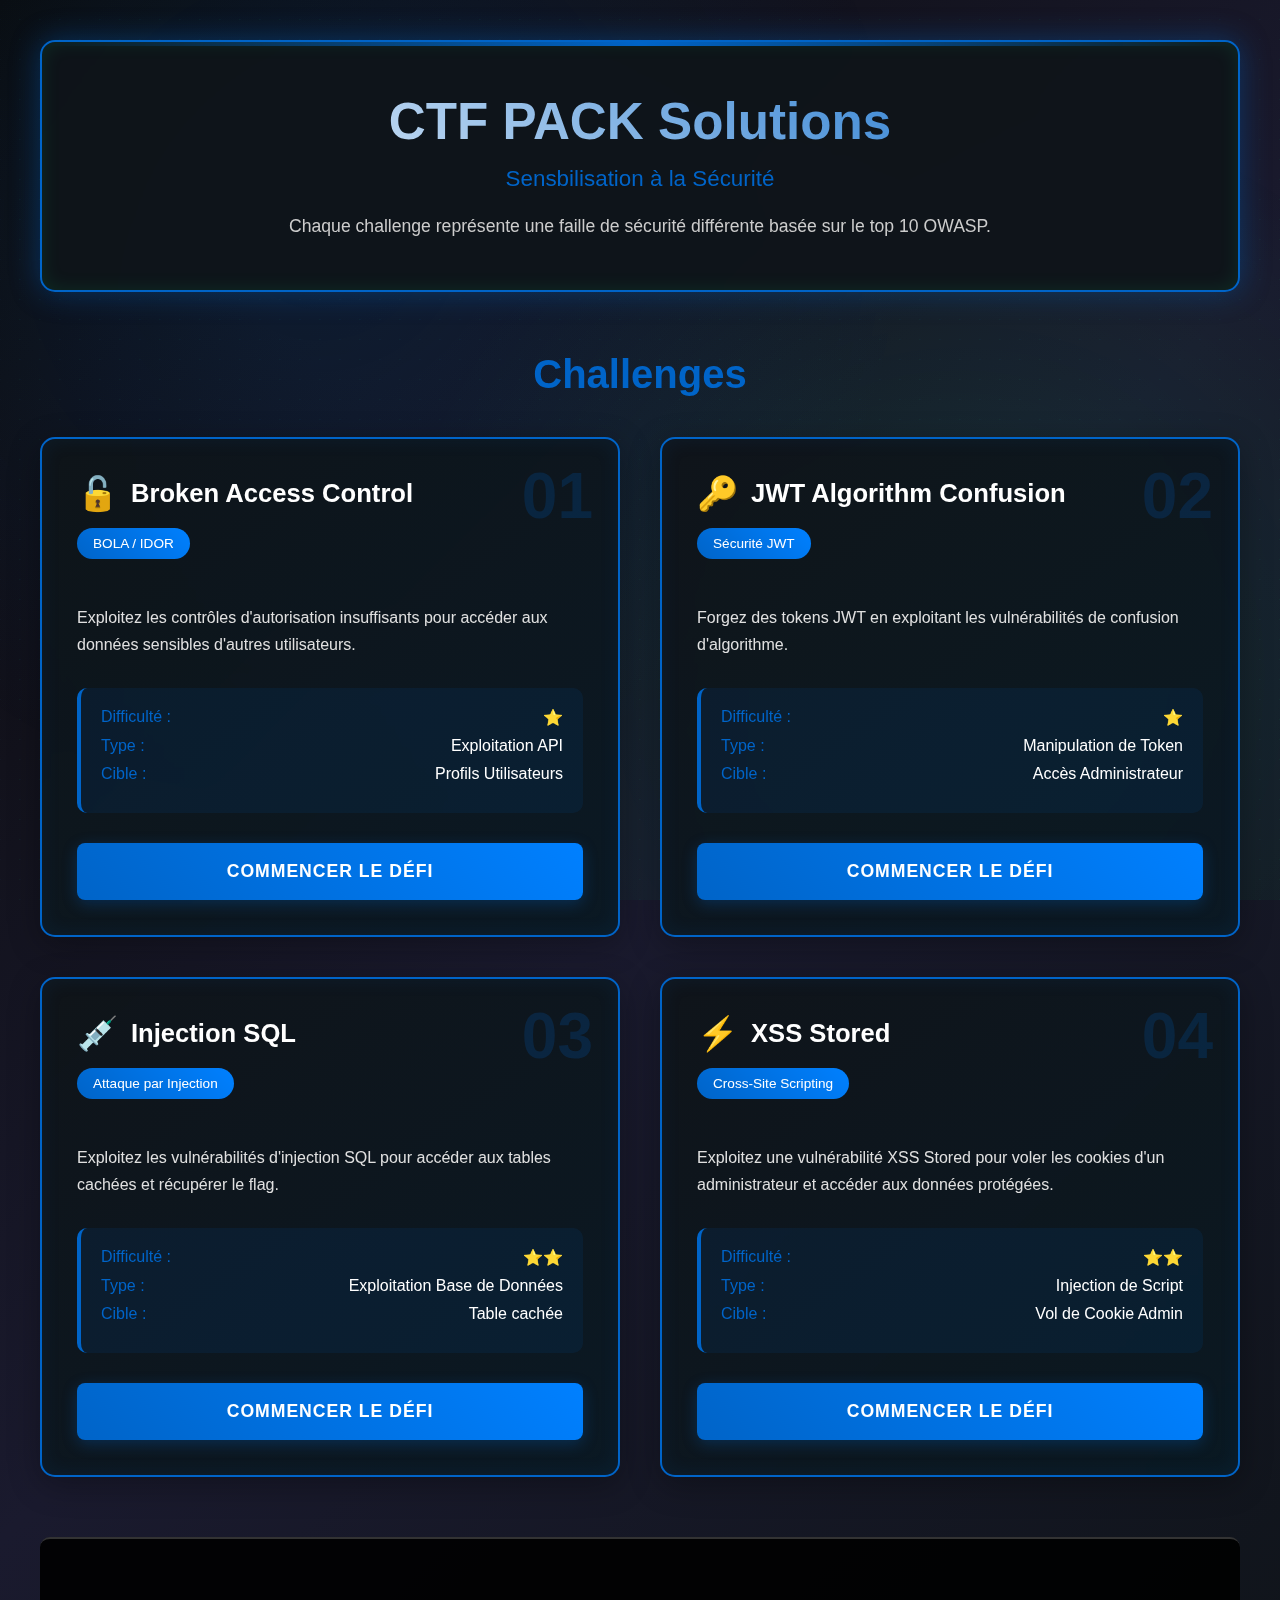
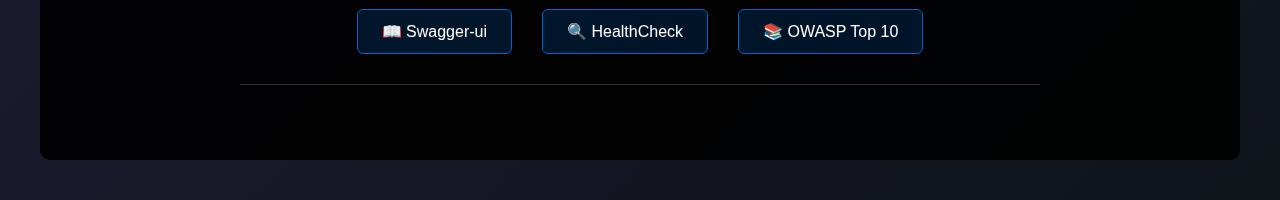
<file: src/main/resources/static/index.html>
<!DOCTYPE html>
<html lang="fr">
<head>
    <meta charset="UTF-8">
    <meta name="viewport" content="width=device-width, initial-scale=1.0">
    <title>CTF PACK Solutions - Sensibilisation à la Sécurité</title>
    <link rel="stylesheet" href="css/challenge-styles.css">
</head>
<body class="homepage">
    <div class="background-pattern"></div>
    
    <div class="container">
        <div class="header">
            <h1>CTF PACK Solutions</h1>
            <div class="subtitle">Sensbilisation à la Sécurité</div>
            <div class="description">
                Chaque challenge représente une faille de sécurité différente basée sur le top 10 OWASP.
            </div>
        </div>
        
        <div class="challenges-section">
            <h2 class="section-title">Challenges</h2>
            
            <div class="challenges-grid">
                <div class="challenge-card">
                    <div class="challenge-number">01</div>
                    <div class="challenge-header">
                        <div class="challenge-title">
                            <span class="challenge-icon">🔓</span>
                            Broken Access Control
                        </div>
                        <div class="challenge-type">BOLA / IDOR</div>
                    </div>
                    <div class="challenge-description">
                        Exploitez les contrôles d'autorisation insuffisants pour accéder aux données sensibles d'autres utilisateurs. 
                    </div>
                    <div class="challenge-details">
                        <div class="detail-item">
                            <span class="detail-label">Difficulté :</span>
                            <span>⭐</span>
                        </div>
                        <div class="detail-item">
                            <span class="detail-label">Type :</span>
                            <span>Exploitation API</span>
                        </div>
                        <div class="detail-item">
                            <span class="detail-label">Cible :</span>
                            <span>Profils Utilisateurs</span>
                        </div>
                    </div>
                    <button class="challenge-button" onclick="window.location.href='/access-control-challenge.html'">
                         Commencer le Défi
                    </button>
                </div>
                
                <div class="challenge-card">
                    <div class="challenge-number">02</div>
                    <div class="challenge-header">
                        <div class="challenge-title">
                            <span class="challenge-icon">🔑</span>
                            JWT Algorithm Confusion
                        </div>
                        <div class="challenge-type">Sécurité JWT</div>
                    </div>
                    <div class="challenge-description">
                        Forgez des tokens JWT en exploitant les vulnérabilités de confusion d'algorithme. 
                    </div>
                    <div class="challenge-details">
                        <div class="detail-item">
                            <span class="detail-label">Difficulté :</span>
                            <span>⭐</span>
                        </div>
                        <div class="detail-item">
                            <span class="detail-label">Type :</span>
                            <span>Manipulation de Token</span>
                        </div>
                        <div class="detail-item">
                            <span class="detail-label">Cible :</span>
                            <span>Accès Administrateur</span>
                        </div>
                    </div>
                    <button class="challenge-button" onclick="window.location.href='/jwt-challenge.html'">
                         Commencer le Défi
                    </button>
                </div>
                
                <div class="challenge-card">
                    <div class="challenge-number">03</div>
                    <div class="challenge-header">
                        <div class="challenge-title">
                            <span class="challenge-icon">💉</span>
                            Injection SQL
                        </div>
                        <div class="challenge-type">Attaque par Injection</div>
                    </div>
                    <div class="challenge-description">
                        Exploitez les vulnérabilités d'injection SQL pour accéder aux tables cachées et récupérer le flag.
                    </div>
                    <div class="challenge-details">
                        <div class="detail-item">
                            <span class="detail-label">Difficulté :</span>
                            <span>⭐⭐</span>
                        </div>
                        <div class="detail-item">
                            <span class="detail-label">Type :</span>
                            <span>Exploitation Base de Données</span>
                        </div>
                        <div class="detail-item">
                            <span class="detail-label">Cible :</span>
                            <span>Table cachée</span>
                        </div>
                    </div>
                    <button class="challenge-button" onclick="window.location.href='/injection-challenge.html'">
                         Commencer le Défi
                    </button>
                </div>
                
                <div class="challenge-card">
                    <div class="challenge-number">04</div>
                    <div class="challenge-header">
                        <div class="challenge-title">
                            <span class="challenge-icon">⚡</span>
                            XSS Stored
                        </div>
                        <div class="challenge-type">Cross-Site Scripting</div>
                    </div>
                    <div class="challenge-description">
                        Exploitez une vulnérabilité XSS Stored pour voler les cookies d'un administrateur et accéder aux données protégées.
                    </div>
                    <div class="challenge-details">
                        <div class="detail-item">
                            <span class="detail-label">Difficulté :</span>
                            <span>⭐⭐</span>
                        </div>
                        <div class="detail-item">
                            <span class="detail-label">Type :</span>
                            <span>Injection de Script</span>
                        </div>
                        <div class="detail-item">
                            <span class="detail-label">Cible :</span>
                            <span>Vol de Cookie Admin</span>
                        </div>
                    </div>
                    <button class="challenge-button" onclick="window.location.href='/xss-challenge.html'">
                         Commencer le Défi
                    </button>
                </div>
            </div>
        </div>
        

        
        <div class="footer">
            <div class="footer-content">
                
                <div class="footer-links">
                    <a href="/swagger-ui.html" class="footer-link">📖 Swagger-ui</a>
                    <a href="/actuator/health" class="footer-link">🔍 HealthCheck</a>
                    <a href="https://owasp.org/www-project-top-ten/" class="footer-link" target="_blank">📚 OWASP Top 10</a>
                </div>
                
                <div class="company-info">
                    <p></p>
                </div>
            </div>
        </div>
    </div>
</body>
</html>
</file>
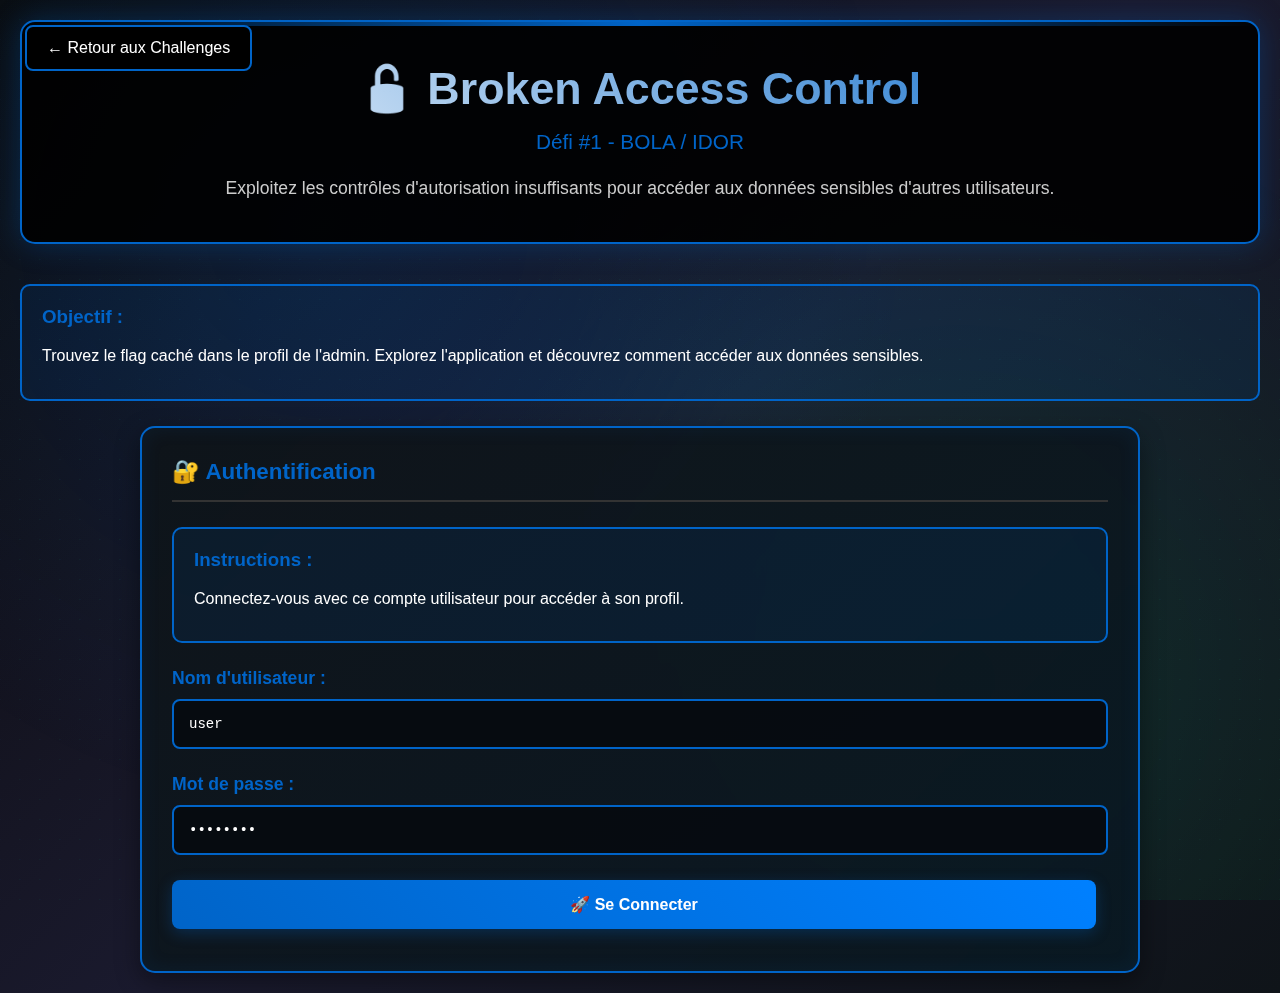
<file: src/main/resources/static/access-control-challenge.html>
<!DOCTYPE html>
<html lang="fr">
<head>
    <meta charset="UTF-8">
    <meta name="viewport" content="width=device-width, initial-scale=1.0">
    <title>Challenge Broken Access Control - CTF PACK Solutions</title>
    <link rel="stylesheet" href="css/challenge-styles.css">
</head>
<body>
    <div class="background-pattern"></div>
    
    <a href="/" class="back-btn">← Retour aux Challenges</a>
    
    <div class="container">
        <div class="header">
            <h1>🔓 Broken Access Control</h1>
            <div class="subtitle">Défi #1 - BOLA / IDOR</div>
            <div class="description">
                Exploitez les contrôles d'autorisation insuffisants pour accéder aux données sensibles d'autres utilisateurs. 
            </div>
        </div>
        
        <div class="instructions">
            <h3>Objectif :</h3>
            <p>Trouvez le flag caché dans le profil de l'admin. Explorez l'application et découvrez comment accéder aux données sensibles.</p>
        </div>
        
        <div class="main-content">
            <div class="panel">
                <h2>🔐 Authentification</h2>
                <div class="instructions">
                    <h3>Instructions :</h3>
                    <p>Connectez-vous avec ce compte utilisateur pour accéder à son profil.</p>
                </div>
                <div class="form-group">
                    <label>Nom d'utilisateur :</label>
                    <input type="text" id="username" value="user" placeholder="Entrez votre nom d'utilisateur">
                </div>
                <div class="form-group">
                    <label>Mot de passe :</label>
                    <input type="password" id="password" value="password" placeholder="Entrez votre mot de passe">
                </div>
                <button class="btn" onclick="login()">🚀 Se Connecter</button>
                <div id="loginResponse" class="response-panel" style="display: none;"></div>
            </div>
            

        </div>
    </div>

    <script src="js/access-control.js"></script>
</body>
</html>
</file>
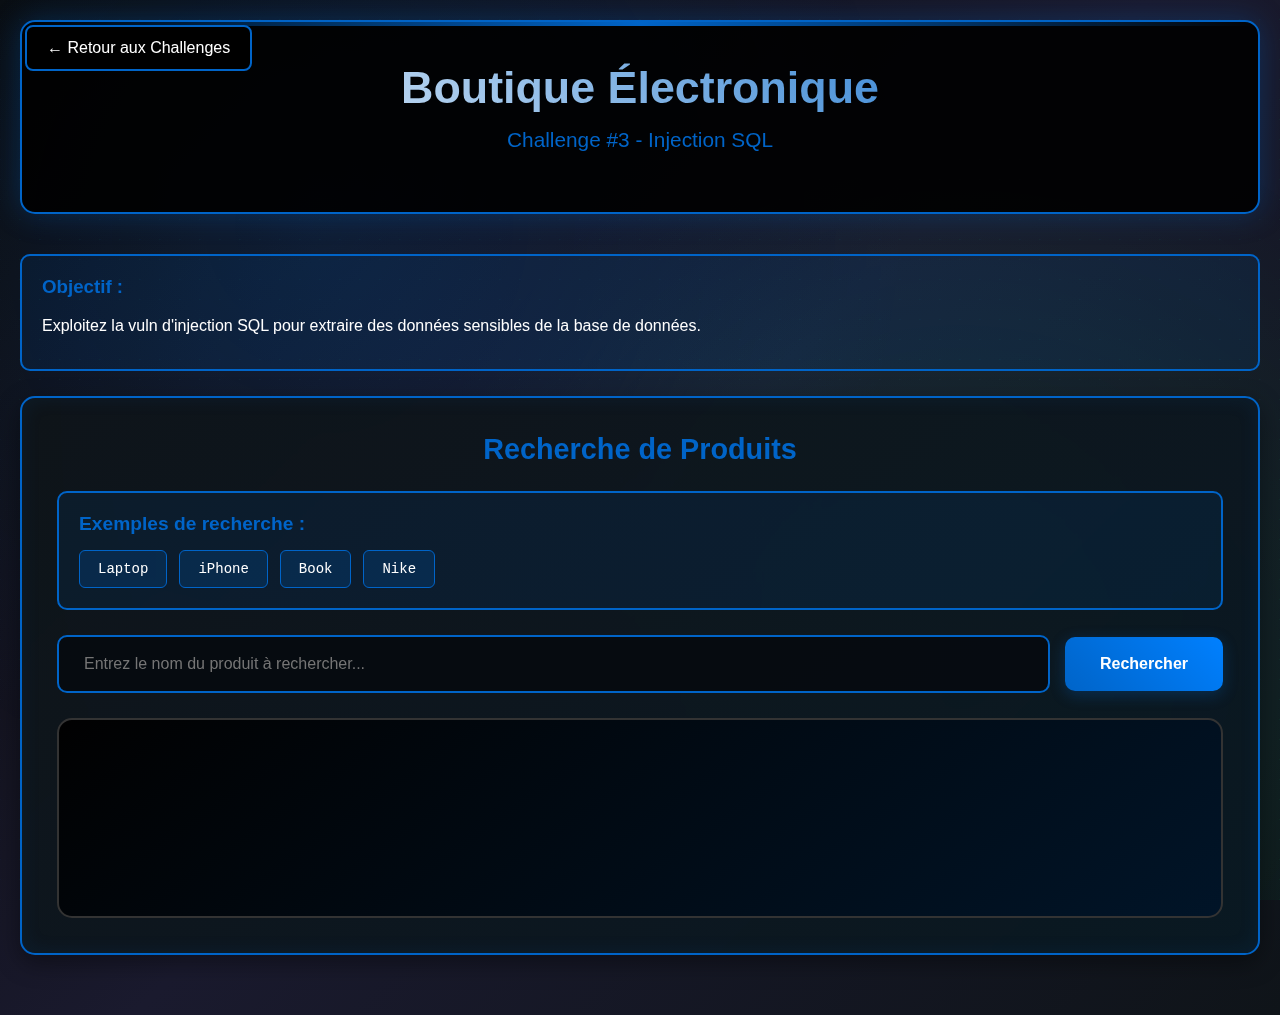
<file: src/main/resources/static/injection-challenge.html>
<!DOCTYPE html>
<html lang="fr">
<head>
    <meta charset="UTF-8">
    <meta name="viewport" content="width=device-width, initial-scale=1.0">
    <title>Challenge Injection SQL - CTF PACK Solutions</title>
    <link rel="stylesheet" href="css/challenge-styles.css">
</head>
<body>
    <div class="background-pattern"></div>
    
    <a href="/" class="back-btn">← Retour aux Challenges</a>
    
    <div class="container">
        <div class="header">
            <h1> Boutique Électronique</h1>
            <div class="subtitle">Challenge #3 - Injection SQL</div>
        </div>
        
        <div class="instructions">
            <h3> Objectif :</h3>
            <p>Exploitez la vuln d'injection SQL pour extraire des données sensibles de la base de données.</p>
        </div>

        <div class="search-container">
            <h2> Recherche de Produits</h2>
            
            <div class="examples">
                <h4>Exemples de recherche :</h4>
                <div class="example-buttons">
                    <button class="example-btn" onclick="setSearchValue('Laptop')">Laptop</button>
                    <button class="example-btn" onclick="setSearchValue('iPhone')">iPhone</button>
                    <button class="example-btn" onclick="setSearchValue('Book')">Book</button>
                    <button class="example-btn" onclick="setSearchValue('Nike')">Nike</button>
                </div>
            </div>
            
            <div class="search-box">
                <input type="text" id="searchInput" placeholder="Entrez le nom du produit à rechercher..." value="">
                <button onclick="searchProducts()">Rechercher</button>
            </div>
            
            <div id="searchResults" class="results-container"></div>
        </div>
    </div>

    <script src="js/injection-challenge.js"></script>
</body>
</html>
</file>
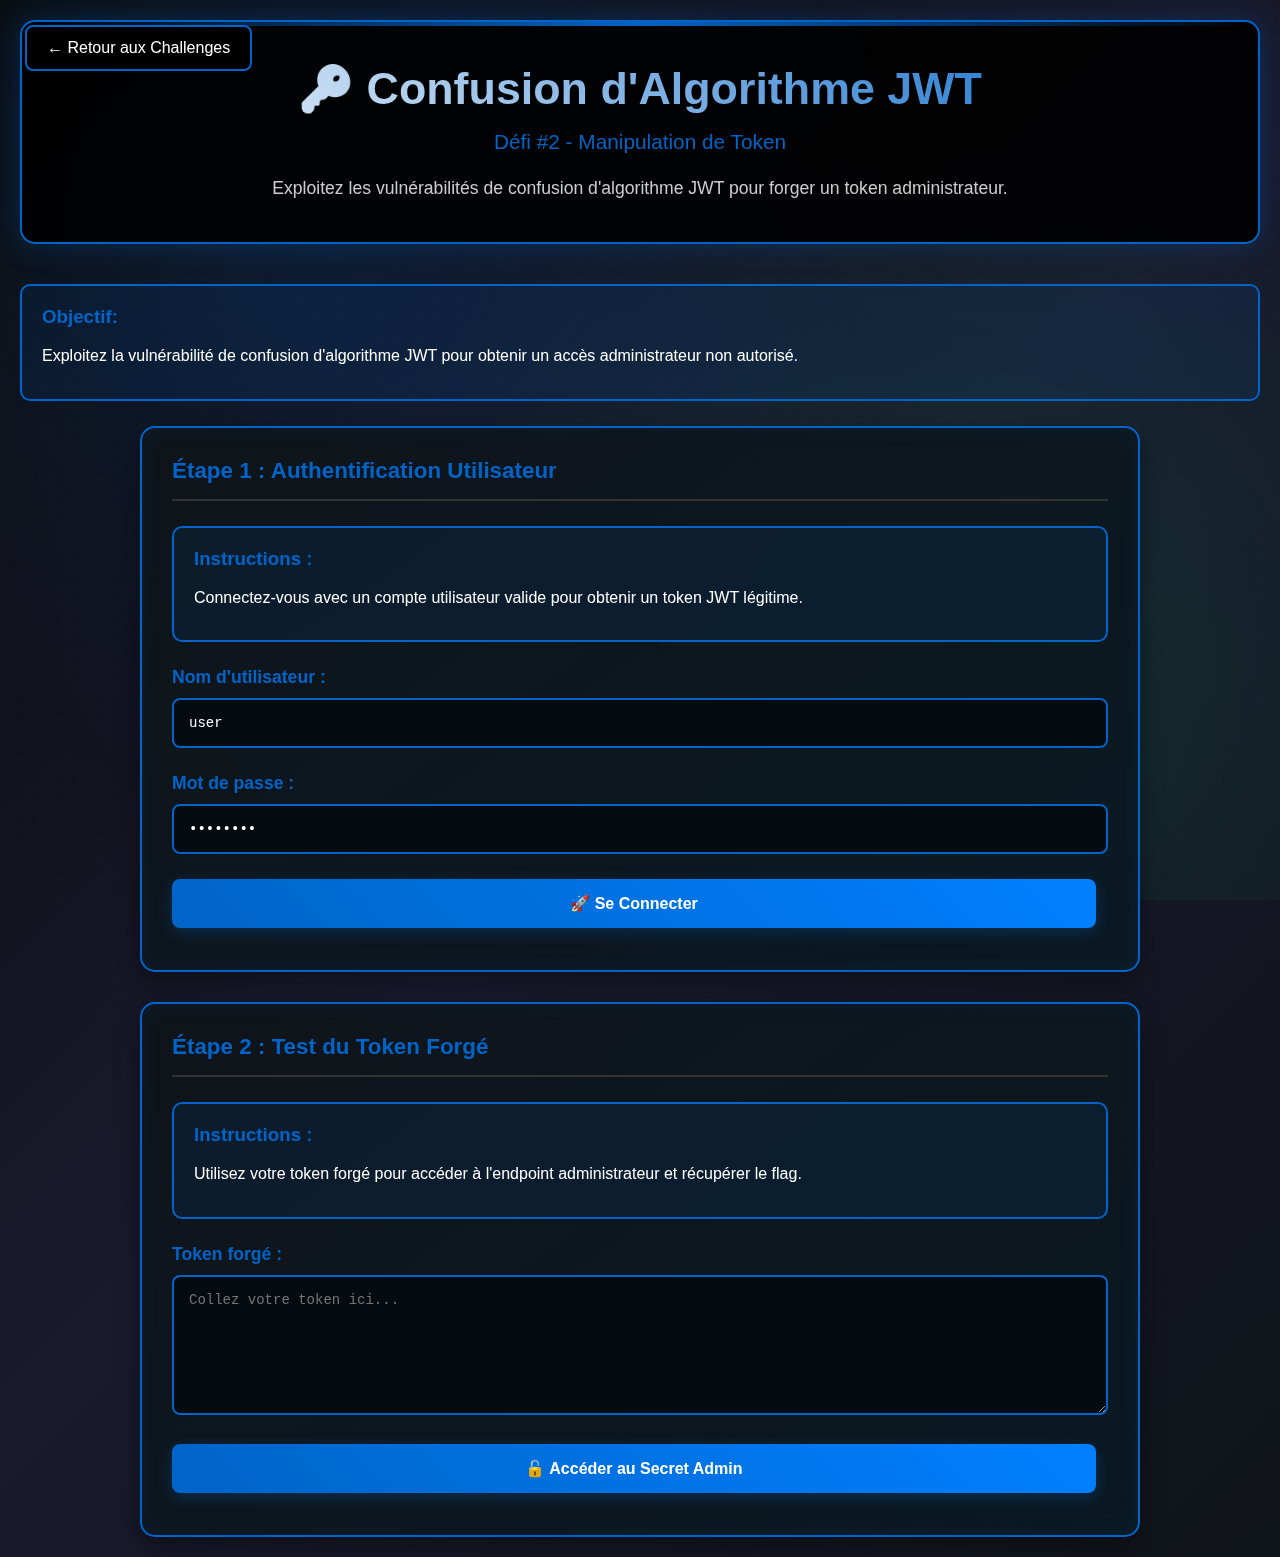
<file: src/main/resources/static/jwt-challenge.html>
<!DOCTYPE html>
<html lang="fr">
<head>
    <meta charset="UTF-8">
    <meta name="viewport" content="width=device-width, initial-scale=1.0">
    <title>Défi Confusion d'Algorithme JWT - CTF PACK Solutions</title>
    <link rel="stylesheet" href="css/challenge-styles.css">
</head>
<body>
    <div class="background-pattern"></div>
    
    <a href="/" class="back-btn">← Retour aux Challenges</a>
    
    <div class="container">
        <div class="header">
            <h1>🔑 Confusion d'Algorithme JWT</h1>
            <div class="subtitle">Défi #2 - Manipulation de Token</div>
            <div class="description">
                Exploitez les vulnérabilités de confusion d'algorithme JWT pour forger un token administrateur. 
            </div>
        </div>
        
        <div class="instructions">
            <h3> Objectif:</h3>
            <p>Exploitez la vulnérabilité de confusion d'algorithme JWT pour obtenir un accès administrateur non autorisé.</p>
        </div>
        
        <div class="main-content">
            <div class="panel">
                <h2>Étape 1 : Authentification Utilisateur</h2>
                <div class="instructions">
                    <h3>Instructions :</h3>
                    <p>Connectez-vous avec un compte utilisateur valide pour obtenir un token JWT légitime.</p>
                </div>
                <div class="form-group">
                    <label>Nom d'utilisateur :</label>
                    <input type="text" id="username" value="user" placeholder="Entrez votre nom d'utilisateur">
                </div>
                <div class="form-group">
                    <label>Mot de passe :</label>
                    <input type="password" id="password" value="password" placeholder="Entrez votre mot de passe">
                </div>
                <button class="btn" onclick="login()">🚀 Se Connecter</button>
                <div id="loginResponse" class="response-panel" style="display: none;"></div>
            </div>
            
            <div class="panel">
                <h2>Étape 2 : Test du Token Forgé</h2>
                <div class="instructions">
                    <h3>Instructions :</h3>
                    <p>Utilisez votre token forgé pour accéder à l'endpoint administrateur et récupérer le flag.</p>
                </div>
                <div class="form-group">
                    <label>Token forgé :</label>
                    <textarea id="adminToken" placeholder="Collez votre token ici..."></textarea>
                </div>
                <button class="btn" onclick="accessAdminSecret()">🔓 Accéder au Secret Admin</button>
                <div id="adminResponse" class="response-panel" style="display: none;"></div>
            </div>
        </div>
    </div>

    <script src="js/jwt-challenge.js"></script>
</body>
</html>
</file>
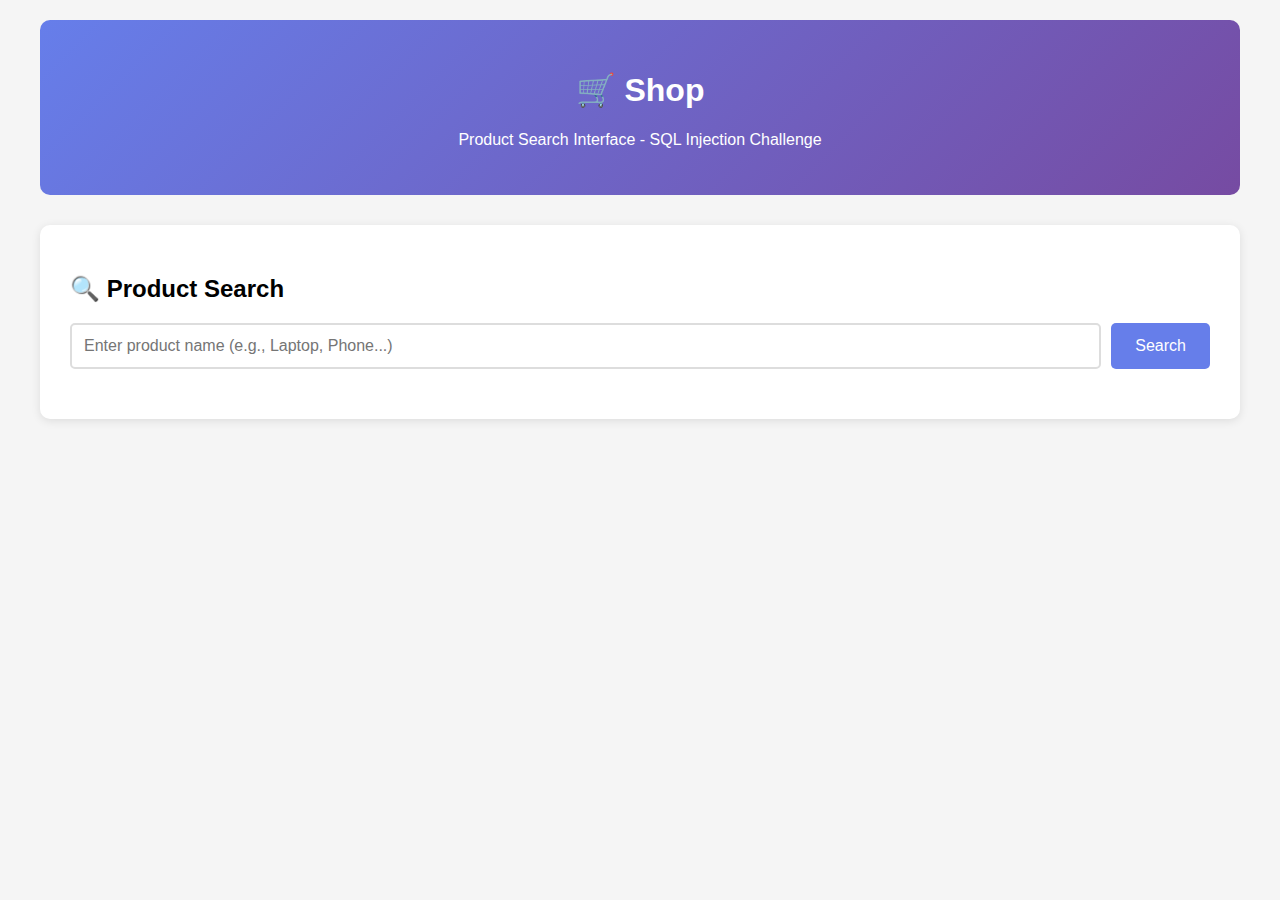
<file: src/main/resources/static/shop.html>
<!DOCTYPE html>
<html lang="fr">
<head>
    <meta charset="UTF-8">
    <meta name="viewport" content="width=device-width, initial-scale=1.0">
    <title>Security Shop - Product Search</title>
    <style>
        body {
            font-family: 'Segoe UI', Tahoma, Geneva, Verdana, sans-serif;
            max-width: 1200px;
            margin: 0 auto;
            padding: 20px;
            background-color: #f5f5f5;
        }
        .header {
            background: linear-gradient(135deg, #667eea 0%, #764ba2 100%);
            color: white;
            padding: 30px;
            border-radius: 10px;
            text-align: center;
            margin-bottom: 30px;
        }
        .search-container {
            background: white;
            padding: 30px;
            border-radius: 10px;
            box-shadow: 0 2px 10px rgba(0,0,0,0.1);
            margin-bottom: 30px;
        }
        .search-box {
            display: flex;
            gap: 10px;
            margin-bottom: 20px;
        }
        input[type="text"] {
            flex: 1;
            padding: 12px;
            border: 2px solid #ddd;
            border-radius: 5px;
            font-size: 16px;
        }
        button {
            padding: 12px 24px;
            background: #667eea;
            color: white;
            border: none;
            border-radius: 5px;
            cursor: pointer;
            font-size: 16px;
        }
        button:hover {
            background: #5a6fd8;
        }
        .results {
            background: white;
            padding: 20px;
            border-radius: 10px;
            box-shadow: 0 2px 10px rgba(0,0,0,0.1);
            margin-bottom: 20px;
        }
        .product {
            border: 1px solid #eee;
            padding: 15px;
            margin: 10px 0;
            border-radius: 5px;
            background: #fafafa;
        }
        .product h3 {
            margin: 0 0 10px 0;
            color: #333;
        }
        .price {
            font-weight: bold;
            color: #667eea;
            font-size: 18px;
        }
        .error {
            background: #ffe6e6;
            border: 1px solid #ff9999;
            color: #cc0000;
            padding: 15px;
            border-radius: 5px;
            margin: 10px 0;
        }
        .hint {
            background: #e6f3ff;
            border: 1px solid #99ccff;
            color: #0066cc;
            padding: 15px;
            border-radius: 5px;
            margin: 10px 0;
        }

        .payload-examples {
            background: #f8f9fa;
            border: 1px solid #dee2e6;
            padding: 20px;
            border-radius: 5px;
            margin-top: 20px;
        }
        .payload-examples h4 {
            margin-top: 0;
            color: #495057;
        }
        .payload {
            background: #e9ecef;
            padding: 8px 12px;
            border-radius: 3px;
            font-family: monospace;
            margin: 5px 0;
            cursor: pointer;
            border: 1px solid #ced4da;
        }
        .payload:hover {
            background: #dee2e6;
        }
    </style>
</head>
<body>
    <div class="header">
        <h1>🛒 Shop</h1>
        <p>Product Search Interface - SQL Injection Challenge</p>
    </div>

    <div class="search-container">
        <h2>🔍 Product Search</h2>
        <div class="search-box">
            <input type="text" id="searchInput" placeholder="Enter product name (e.g., Laptop, Phone...)" value="">
            <button onclick="searchProducts()">Search</button>
        </div>
        <div id="searchResults"></div>
        
    </div>



    <script>
        function setSearchValue(value) {
            document.getElementById('searchInput').value = value;
        }
        


        function searchProducts() {
            const searchTerm = document.getElementById('searchInput').value;
            const resultsDiv = document.getElementById('searchResults');
            
            if (!searchTerm.trim()) {
                resultsDiv.innerHTML = '<div class="error">Please enter a search term</div>';
                return;
            }
            
            resultsDiv.innerHTML = '<div>Searching...</div>';
            
            fetch(`/api/shop/search?name=${encodeURIComponent(searchTerm)}`)
                .then(response => response.json())
                .then(data => {
                    if (data.error) {
                        resultsDiv.innerHTML = `
                            <div class="error">
                                <strong>Error:</strong> ${data.error}<br>
                                ${data.details ? `<strong>Details:</strong> ${data.details}<br>` : ''}
                                ${data.hint ? `<strong>Hint:</strong> ${data.hint}` : ''}
                            </div>
                        `;
                    } else {
                        let html = `<h3>Found ${data.totalResults} products for "${data.query}":</h3>`;
                        
                        if (data.products && data.products.length > 0) {
                            data.products.forEach(product => {
                                html += `
                                    <div class="product">
                                        <h3>${product.name}</h3>
                                        <p>${product.description}</p>
                                        <p><strong>Category:</strong> ${product.category}</p>
                                        <p class="price">$${product.price}</p>
                                    </div>
                                `;
                            });
                        } else {
                            html += '<p>No products found.</p>';
                        }
                        
                        resultsDiv.innerHTML = html;
                    }
                })
                .catch(error => {
                    resultsDiv.innerHTML = `<div class="error">Request failed: ${error.message}</div>`;
                });
        }



        // Allow Enter key to trigger search
        document.getElementById('searchInput').addEventListener('keypress', function(e) {
            if (e.key === 'Enter') {
                searchProducts();
            }
        });
        

    </script>
</body>
</html>
</file>
<file: src/main/resources/static/css/challenge-styles.css>
/* CTF Challenge Common Styles */
* {
    margin: 0;
    padding: 0;
    box-sizing: border-box;
}

body {
    font-family: 'Arial', 'Segoe UI', sans-serif;
    background: linear-gradient(135deg, #0a0a0a 0%, #1a1a2e 50%, #0f1419 100%);
    color: #ffffff;
    min-height: 100vh;
    padding: 20px;
}

.background-pattern {
    position: fixed;
    top: 0;
    left: 0;
    width: 100%;
    height: 100%;
    background-image: 
        radial-gradient(circle at 25% 25%, rgba(0, 100, 200, 0.15) 0%, transparent 50%),
        radial-gradient(circle at 75% 75%, rgba(0, 255, 127, 0.1) 0%, transparent 50%),
        linear-gradient(45deg, rgba(0, 100, 200, 0.05) 1px, transparent 1px),
        linear-gradient(-45deg, rgba(0, 255, 127, 0.05) 1px, transparent 1px);
    background-size: 100% 100%, 100% 100%, 20px 20px, 20px 20px;
    z-index: -1;
}

.container {
    max-width: 1600px;
    margin: 0 auto;
    position: relative;
    z-index: 1;
}

.header {
    text-align: center;
    margin-bottom: 40px;
    padding: 40px 30px;
    background: rgba(0, 0, 0, 0.9);
    border: 2px solid #0064c8;
    border-radius: 15px;
    box-shadow: 0 0 30px rgba(0, 100, 200, 0.3);
    position: relative;
    overflow: hidden;
}

.header::before {
    content: '';
    position: absolute;
    top: 0;
    left: 0;
    width: 100%;
    height: 4px;
    background: linear-gradient(90deg, transparent, #0064c8, transparent);
}

.header h1 {
    font-size: 2.8em;
    margin-bottom: 15px;
    background: linear-gradient(45deg, #ffffff, #0064c8);
    -webkit-background-clip: text;
    -webkit-text-fill-color: transparent;
    background-clip: text;
    font-weight: bold;
}

.header .subtitle {
    color: #0064c8;
    font-size: 1.3em;
    margin-bottom: 20px;
    font-weight: 500;
}

.header .description {
    color: #cccccc;
    max-width: 900px;
    margin: 0 auto;
    line-height: 1.6;
    font-size: 1.1em;
}

.main-content {
    display: flex;
    flex-direction: column;
    gap: 30px;
    margin-bottom: 30px;
    max-width: 1000px;
    margin: 0 auto;
}

.panel {
    background: linear-gradient(145deg, rgba(15, 20, 25, 0.95), rgba(10, 25, 35, 0.95));
    border: 2px solid #0064c8;
    border-radius: 15px;
    padding: 30px;
    box-shadow: 0 8px 25px rgba(0, 0, 0, 0.4), inset 0 0 20px rgba(0, 100, 200, 0.1);
    display: flex;
    flex-direction: column;
    transition: all 0.3s ease;
    backdrop-filter: blur(5px);
}

.panel:hover {
    border-color: #00ff7f;
    box-shadow: 0 12px 35px rgba(0, 255, 127, 0.3), 0 0 20px rgba(0, 100, 200, 0.4);
}

.panel h2 {
    color: #0064c8;
    margin-bottom: 25px;
    display: flex;
    align-items: center;
    gap: 12px;
    font-size: 1.4em;
    font-weight: bold;
    border-bottom: 2px solid #333333;
    padding-bottom: 15px;
}

.form-group {
    margin-bottom: 25px;
}

.form-group label {
    display: block;
    margin-bottom: 10px;
    color: #0064c8;
    font-weight: 600;
    font-size: 1.1em;
}

.form-group input,
.form-group textarea {
    width: 100%;
    padding: 15px;
    background: rgba(5, 10, 15, 0.9);
    border: 2px solid #0064c8;
    border-radius: 8px;
    color: #ffffff;
    font-family: 'Courier New', monospace;
    font-size: 14px;
    transition: all 0.3s ease;
}

.form-group input:focus,
.form-group textarea:focus {
    outline: none;
    border-color: #00ff7f;
    box-shadow: 0 0 15px rgba(0, 255, 127, 0.4);
    background: rgba(0, 20, 40, 0.9);
}

.form-group input[type="number"] {
    font-family: 'Arial', sans-serif;
}

.form-group textarea {
    height: 140px;
    resize: vertical;
}

.btn {
    padding: 15px 28px;
    background: linear-gradient(45deg, #0064c8, #0080ff);
    border: none;
    border-radius: 8px;
    color: #ffffff;
    font-family: 'Arial', sans-serif;
    font-size: 16px;
    font-weight: bold;
    cursor: pointer;
    transition: all 0.3s ease;
    margin-right: 12px;
    margin-bottom: 12px;
    box-shadow: 0 4px 15px rgba(0, 100, 200, 0.3);
}

.btn:hover {
    background: linear-gradient(45deg, #0080ff, #00a0ff);
    transform: translateY(-2px);
    box-shadow: 0 6px 20px rgba(0, 100, 200, 0.4);
}

.btn-secondary {
    background: linear-gradient(45deg, #333333, #555555);
}

.btn-secondary:hover {
    background: linear-gradient(45deg, #555555, #777777);
}

.btn-danger {
    background: linear-gradient(45deg, #dc3545, #e84857);
}

.btn-danger:hover {
    background: linear-gradient(45deg, #c82333, #dc3545);
    transform: translateY(-1px);
}

.btn-success {
    background: linear-gradient(45deg, #28a745, #34ce57);
}

.btn-success:hover {
    background: linear-gradient(45deg, #34ce57, #28a745);
}

.response-panel {
    margin-top: 25px;
    padding: 20px;
    background: rgba(0, 0, 0, 0.9);
    border-radius: 8px;
    border-left: 4px solid #0064c8;
    max-height: 350px;
    overflow-y: auto;
}

.response-panel.success {
    border-left-color: #28a745;
    background: rgba(40, 167, 69, 0.1);
}

.response-panel.error {
    border-left-color: #dc3545;
    background: rgba(220, 53, 69, 0.1);
}

.code-block {
    background: #1a1a1a;
    border: 2px solid #333333;
    border-radius: 8px;
    padding: 20px;
    font-family: 'Courier New', monospace;
    font-size: 14px;
    color: #ffffff;
    overflow-x: auto;
    margin: 15px 0;
    line-height: 1.5;
}

.back-btn {
    position: fixed;
    top: 25px;
    left: 25px;
    background: rgba(0, 0, 0, 0.9);
    border: 2px solid #0064c8;
    color: #ffffff;
    padding: 12px 20px;
    text-decoration: none;
    border-radius: 8px;
    transition: all 0.3s ease;
    font-weight: 500;
    z-index: 1000;
}

.back-btn:hover {
    background: rgba(0, 100, 200, 0.2);
    border-color: #0080ff;
    box-shadow: 0 0 15px rgba(0, 100, 200, 0.3);
}

.instructions {
    background: rgba(0, 100, 200, 0.1);
    border: 2px solid #0064c8;
    border-radius: 10px;
    padding: 20px;
    margin-bottom: 25px;
    color: #ffffff;
}

.instructions h3 {
    color: #0064c8;
    margin-bottom: 15px;
}

.instructions p {
    line-height: 1.6;
    margin-bottom: 10px;
}

.instructions ul {
    margin-left: 20px;
    color: #cccccc;
}

.instructions li {
    margin-bottom: 8px;
}

.examples {
    background: rgba(0, 100, 200, 0.1);
    border: 2px solid #0064c8;
    border-radius: 10px;
    padding: 20px;
    margin-bottom: 25px;
}

.examples h4 {
    color: #0064c8;
    margin-bottom: 15px;
    font-size: 1.2em;
}

.example-buttons {
    display: flex;
    gap: 12px;
    flex-wrap: wrap;
}

.example-btn {
    padding: 10px 18px;
    background: rgba(0, 100, 200, 0.2);
    border: 1px solid #0064c8;
    border-radius: 6px;
    color: #ffffff;
    cursor: pointer;
    transition: all 0.3s ease;
    font-family: 'Courier New', monospace;
    font-size: 14px;
}

.example-btn:hover {
    background: rgba(0, 100, 200, 0.4);
    box-shadow: 0 0 10px rgba(0, 100, 200, 0.3);
}

/* Styles spécifiques pour les profils utilisateurs */
.user-profile {
    background: rgba(0, 0, 0, 0.8);
    border: 2px solid #333333;
    border-radius: 10px;
    padding: 20px;
    margin: 15px 0;
}

.user-profile.admin {
    border-color: #dc3545;
    background: rgba(220, 53, 69, 0.1);
}

.user-profile h4 {
    color: #0064c8;
    margin-bottom: 15px;
    font-size: 1.2em;
}

.user-profile.admin h4 {
    color: #dc3545;
}

.profile-field {
    margin-bottom: 10px;
    display: flex;
    justify-content: space-between;
}

.profile-label {
    color: #0064c8;
    font-weight: 500;
    min-width: 120px;
}

.profile-value {
    color: #ffffff;
    flex: 1;
    text-align: right;
}

.secret-note {
    background: rgba(220, 53, 69, 0.2);
    border: 2px solid #dc3545;
    border-radius: 8px;
    padding: 15px;
    margin-top: 15px;
    font-family: 'Courier New', monospace;
    color: #ffffff;
}

/* Styles spécifiques pour les produits (injection SQL) */
.search-container {
    background: linear-gradient(145deg, rgba(15, 20, 25, 0.95), rgba(10, 25, 35, 0.95));
    border: 2px solid #0064c8;
    border-radius: 15px;
    padding: 35px;
    margin-bottom: 40px;
    box-shadow: 0 8px 25px rgba(0, 0, 0, 0.4), inset 0 0 20px rgba(0, 100, 200, 0.1);
    transition: all 0.3s ease;
    backdrop-filter: blur(5px);
}

.search-container:hover {
    border-color: #00ff7f;
    box-shadow: 0 12px 35px rgba(0, 255, 127, 0.3), 0 0 20px rgba(0, 100, 200, 0.4);
}

.search-container h2 {
    color: #0064c8;
    margin-bottom: 25px;
    font-size: 1.8em;
    text-align: center;
    font-weight: bold;
}

.search-box {
    display: flex;
    gap: 15px;
    margin-bottom: 25px;
    align-items: center;
}

.search-box input {
    flex: 1;
    padding: 18px 25px;
    background: rgba(5, 10, 15, 0.9);
    border: 2px solid #0064c8;
    border-radius: 10px;
    color: #ffffff;
    font-size: 16px;
    transition: all 0.3s ease;
}

.search-box input:focus {
    outline: none;
    border-color: #00ff7f;
    box-shadow: 0 0 15px rgba(0, 255, 127, 0.4);
    background: rgba(0, 20, 40, 0.9);
}

.search-box button {
    padding: 18px 35px;
    background: linear-gradient(45deg, #0064c8, #0080ff);
    border: none;
    border-radius: 10px;
    color: #ffffff;
    font-size: 16px;
    font-weight: bold;
    cursor: pointer;
    transition: all 0.3s ease;
    box-shadow: 0 4px 15px rgba(0, 100, 200, 0.3);
}

.search-box button:hover {
    background: linear-gradient(45deg, #0080ff, #00a0ff);
    transform: translateY(-2px);
    box-shadow: 0 6px 20px rgba(0, 100, 200, 0.4);
}

.results-container {
    background: linear-gradient(145deg, rgba(0, 0, 0, 0.95), rgba(0, 20, 40, 0.95));
    border: 2px solid #333333;
    border-radius: 15px;
    padding: 35px;
    min-height: 200px;
}

.product {
    background: rgba(0, 0, 0, 0.8);
    border: 1px solid #333333;
    border-radius: 10px;
    padding: 25px;
    margin-bottom: 20px;
    transition: all 0.3s ease;
}

.product:hover {
    border-color: #0064c8;
    box-shadow: 0 5px 20px rgba(0, 100, 200, 0.2);
}

.product h3 {
    margin: 0 0 15px 0;
    color: #0064c8;
    font-size: 1.4em;
}

.product p {
    color: #cccccc;
    margin-bottom: 10px;
    line-height: 1.6;
}

.price {
    font-weight: bold;
    color: #0080ff;
    font-size: 1.3em;
}

.category {
    color: #0064c8;
    font-weight: 500;
}

.error {
    background: rgba(220, 53, 69, 0.1);
    border: 2px solid #dc3545;
    color: #ffffff;
    padding: 20px;
    border-radius: 10px;
    margin: 15px 0;
}

.error h3 {
    color: #dc3545;
    margin-bottom: 15px;
}

/* Styles spécifiques pour la page d'accueil */
body.homepage {
    overflow-x: hidden;
}

.homepage .container {
    max-width: 1400px;
    padding: 20px;
}

.homepage .header {
    margin-bottom: 60px;
    padding: 50px 30px;
    background: rgba(15, 20, 25, 0.95);
    box-shadow: 0 0 30px rgba(0, 100, 200, 0.4), inset 0 0 20px rgba(0, 255, 127, 0.1);
    backdrop-filter: blur(10px);
}

.homepage .header h1 {
    font-size: 3.2em;
}

.homepage .header .subtitle {
    font-size: 1.4em;
}

.logo {
    max-height: 120px;
    margin-bottom: 30px;
    filter: brightness(1.3) contrast(1.1);
    background: rgba(255, 255, 255, 0.1);
    padding: 20px;
    border-radius: 10px;
    border: 1px solid rgba(255, 255, 255, 0.2);
}

.challenges-section {
    margin-bottom: 60px;
}

.section-title {
    text-align: center;
    font-size: 2.5em;
    color: #0064c8;
    margin-bottom: 40px;
    font-weight: bold;
}

.challenges-grid {
    display: grid;
    grid-template-columns: repeat(auto-fit, minmax(400px, 1fr));
    gap: 40px;
    margin-bottom: 50px;
}

.challenge-card {
    background: linear-gradient(145deg, rgba(15, 20, 25, 0.95), rgba(10, 25, 35, 0.95));
    border: 2px solid #0064c8;
    border-radius: 15px;
    padding: 35px;
    transition: all 0.4s ease;
    position: relative;
    overflow: hidden;
    display: flex;
    flex-direction: column;
    min-height: 500px;
    backdrop-filter: blur(5px);
    box-shadow: 0 8px 32px rgba(0, 0, 0, 0.3), inset 0 0 20px rgba(0, 100, 200, 0.1);
}

.challenge-card:hover {
    border-color: #00ff7f;
    box-shadow: 0 15px 50px rgba(0, 255, 127, 0.3), 0 0 30px rgba(0, 100, 200, 0.4);
    transform: translateY(-8px);
}

.challenge-card::before {
    content: '';
    position: absolute;
    top: 0;
    left: 0;
    width: 100%;
    height: 4px;
    background: linear-gradient(90deg, transparent, #0064c8, transparent);
    opacity: 0;
    transition: opacity 0.3s ease;
}

.challenge-card:hover::before {
    opacity: 1;
}

.challenge-number {
    position: absolute;
    top: 20px;
    right: 25px;
    font-size: 4em;
    font-weight: bold;
    color: rgba(0, 100, 200, 0.2);
}

.challenge-header {
    margin-bottom: 25px;
}

.challenge-title {
    font-size: 1.6em;
    margin-bottom: 15px;
    color: #ffffff;
    display: flex;
    align-items: center;
    gap: 12px;
    font-weight: bold;
}

.challenge-icon {
    font-size: 1.3em;
    color: #0064c8;
}

.challenge-type {
    display: inline-block;
    background: linear-gradient(45deg, #0064c8, #0080ff);
    color: #ffffff;
    padding: 8px 16px;
    border-radius: 20px;
    font-size: 0.85em;
    font-weight: 500;
    margin-bottom: 20px;
}

.challenge-description {
    color: #e0e0e0;
    margin-bottom: 25px;
    line-height: 1.7;
    flex-grow: 1;
}

.challenge-details {
    margin-bottom: 30px;
    background: rgba(0, 100, 200, 0.1);
    padding: 20px;
    border-radius: 10px;
    border-left: 4px solid #0064c8;
}

.detail-item {
    display: flex;
    justify-content: space-between;
    margin-bottom: 10px;
    color: #ffffff;
}

.detail-label {
    color: #0064c8;
    font-weight: 500;
}

.challenge-button {
    width: 100%;
    padding: 18px;
    background: linear-gradient(45deg, #0064c8, #0080ff);
    border: none;
    color: #ffffff;
    font-family: 'Arial', sans-serif;
    font-size: 1.1em;
    font-weight: bold;
    border-radius: 8px;
    cursor: pointer;
    transition: all 0.3s ease;
    text-transform: uppercase;
    letter-spacing: 1px;
    box-shadow: 0 4px 15px rgba(0, 100, 200, 0.3);
}

.challenge-button:hover {
    background: linear-gradient(45deg, #0080ff, #00a0ff);
    box-shadow: 0 6px 25px rgba(0, 100, 200, 0.5);
    transform: translateY(-2px);
}

.challenge-button:active {
    transform: translateY(0);
}

.footer {
    text-align: center;
    padding: 40px 20px;
    border-top: 2px solid #333333;
    background: rgba(0, 0, 0, 0.9);
    border-radius: 10px;
    margin-top: 40px;
}

.footer-content {
    max-width: 800px;
    margin: 0 auto;
}

.footer h3 {
    color: #0064c8;
    margin-bottom: 20px;
    font-size: 1.5em;
}

.footer p {
    color: #cccccc;
    line-height: 1.6;
    margin-bottom: 15px;
}

.footer-links {
    display: flex;
    justify-content: center;
    gap: 30px;
    margin: 30px 0;
    flex-wrap: wrap;
}

.footer-link {
    padding: 12px 24px;
    background: rgba(0, 100, 200, 0.2);
    border: 1px solid #0064c8;
    color: #ffffff;
    text-decoration: none;
    border-radius: 6px;
    transition: all 0.3s ease;
    font-weight: 500;
}

.footer-link:hover {
    background: rgba(0, 100, 200, 0.4);
    box-shadow: 0 0 15px rgba(0, 100, 200, 0.3);
}

.company-info {
    margin-top: 30px;
    padding-top: 20px;
    border-top: 1px solid #333333;
    color: #888888;
    font-size: 0.9em;
}

/* Responsive Design */
@media (max-width: 1200px) {
    .container {
        padding: 15px;
    }
    
    .panel {
        padding: 25px;
    }
}

@media (max-width: 768px) {
    .header h1 {
        font-size: 2.2em;
    }
    
    .header .subtitle {
        font-size: 1.1em;
    }
    
    .back-btn {
        position: static;
        display: block;
        margin-bottom: 20px;
        text-align: center;
    }
    
    .profile-field {
        flex-direction: column;
    }
    
    .profile-value {
        text-align: left;
        margin-top: 5px;
    }
    
    .search-box {
        flex-direction: column;
    }
    
    .search-box input,
    .search-box button {
        width: 100%;
    }
    
    .example-buttons {
        justify-content: center;
    }
    
    /* Responsive pour la page d'accueil */
    .homepage .container {
        padding: 15px;
    }
    
    .challenges-grid {
        grid-template-columns: 1fr;
        gap: 25px;
    }
    
    .homepage .header h1 {
        font-size: 2.5em;
    }
    
    .section-title {
        font-size: 2em;
    }
    
    .challenge-card {
        padding: 25px;
        min-height: auto;
    }
    
    .footer-links {
        flex-direction: column;
        align-items: center;
    }
}

/* Styles spécifiques pour les commentaires XSS */
.comments-container {
    max-height: 400px;
    overflow-y: auto;
    border: 1px solid #ddd;
    border-radius: 8px;
    padding: 15px;
    background-color: #f9f9f9;
    margin-top: 15px;
}

.comment-item {
    background: white;
    border: 1px solid #e0e0e0;
    border-radius: 8px;
    padding: 15px;
    margin-bottom: 15px;
}

.comment-header {
    display: flex;
    justify-content: space-between;
    margin-bottom: 10px;
    border-bottom: 1px solid #eee;
    padding-bottom: 8px;
}

.comment-author {
    color: #007bff;
    font-weight: bold;
}

.comment-date {
    color: #666;
    font-size: 0.9em;
}

.comment-content {
    color: #333;
    line-height: 1.6;
    margin-top: 8px;
}

.no-comments {
    text-align: center;
    color: #666;
    font-style: italic;
    padding: 20px;
}
</file>
